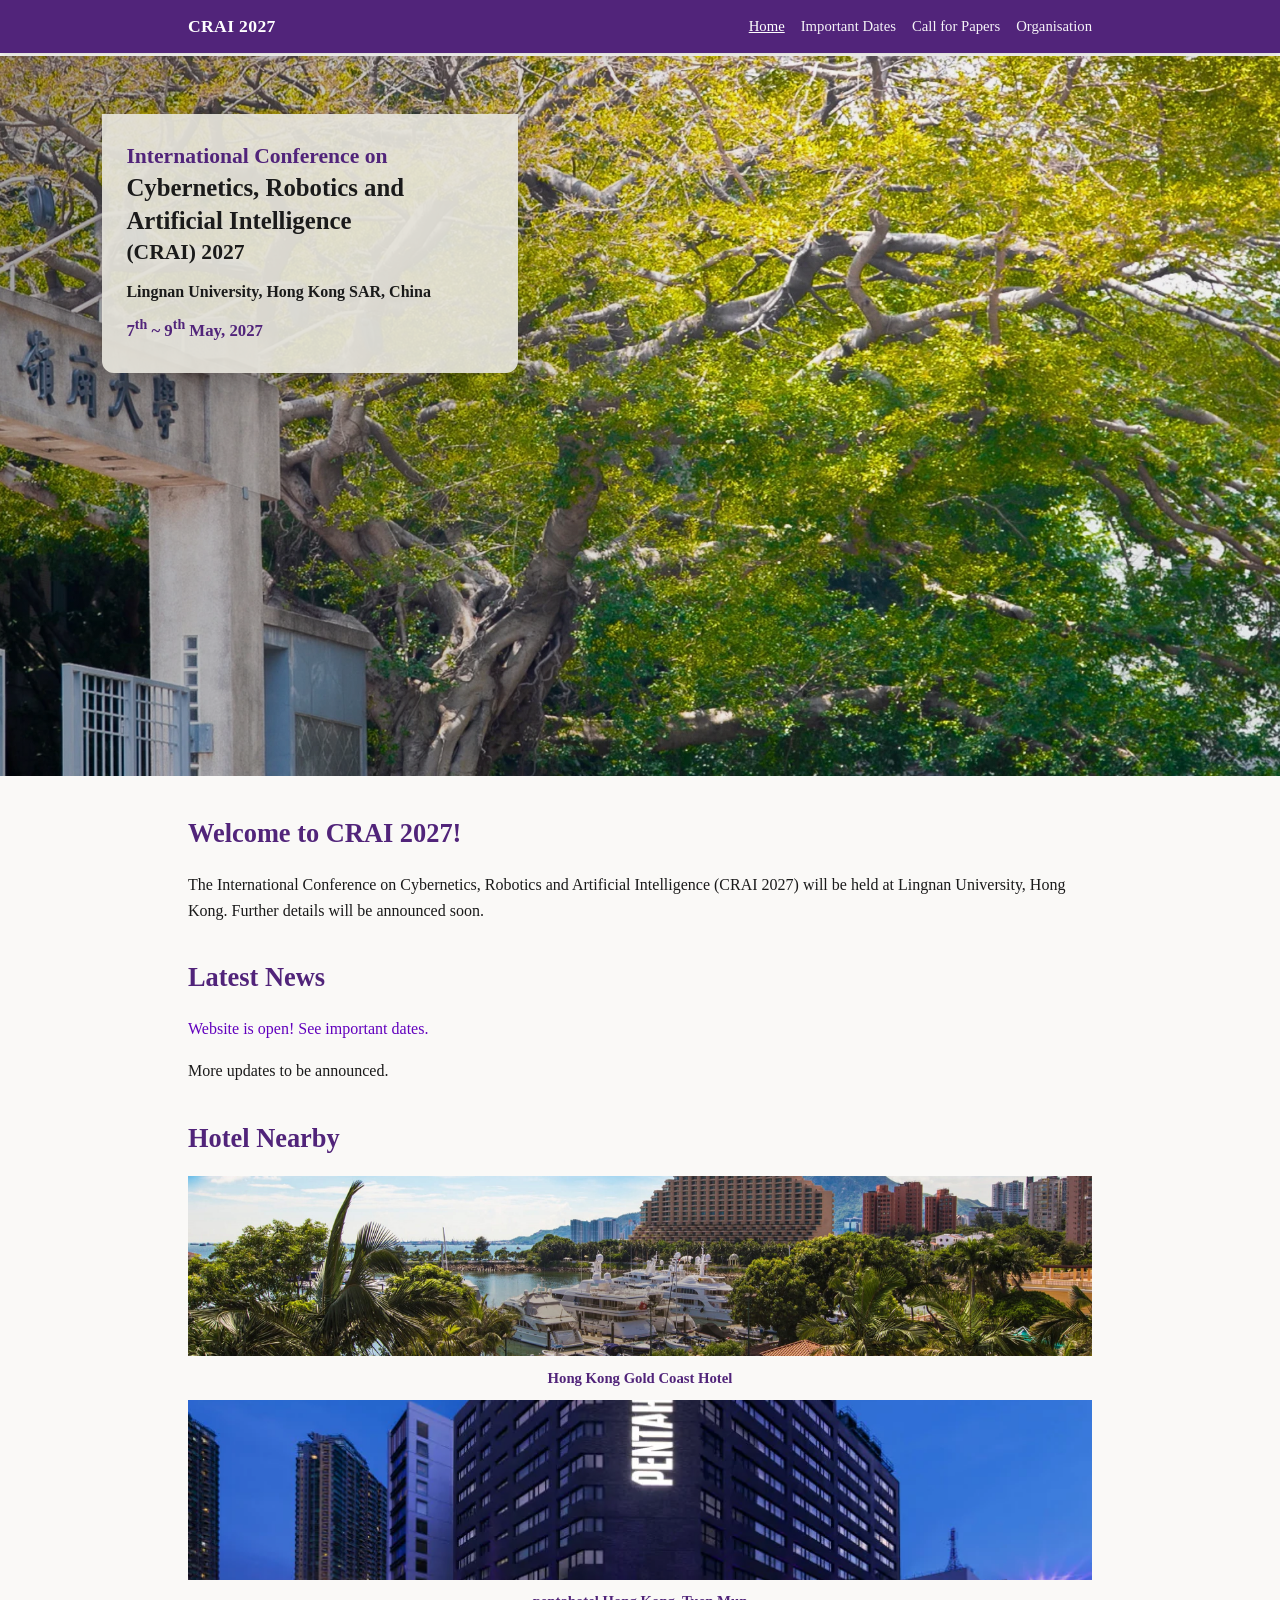
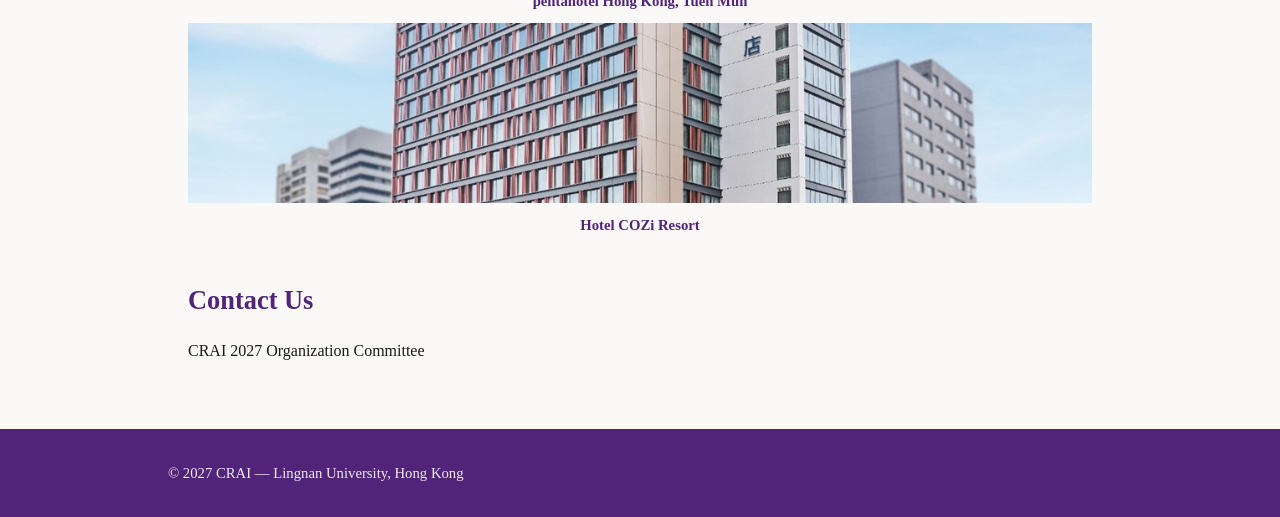
<file: index.html>
<!DOCTYPE html>
<html lang="en">
<head>
  <meta charset="utf-8">
  <meta name="viewport" content="width=device-width, initial-scale=1">
  <title>CRAI 2027 - Lingnan University, Hong Kong</title>
  <link rel="stylesheet" href="css/style.css">
  <meta name="description" content="International Conference on Cybernetics, Robotics and Artificial Intelligence (CRAI) 2027 at Lingnan University, Hong Kong">
</head>
<body>
  <header class="site-header">
    <div class="header-inner">
      <a class="logo" href="index.html">CRAI 2027</a>
      <nav aria-label="Main">
        <ul class="nav-links">
          <li><a href="index.html" data-nav="index.html">Home</a></li>
          <li><a href="important_dates.html" data-nav="important_dates.html">Important Dates</a></li>
          <li><a href="call_for_papers.html" data-nav="call_for_papers.html">Call for Papers</a></li>
          <li><a href="organisation.html" data-nav="organisation.html">Organisation</a></li>
        </ul>
      </nav>
      <button class="menu-toggle" type="button" onclick="toggleMobileNav()" aria-label="Toggle menu">Menu</button>
    </div>
    <nav id="mobile-nav" class="mobile-nav" aria-label="Mobile">
      <a href="index.html" data-nav="index.html">Home</a>
      <a href="important_dates.html" data-nav="important_dates.html">Important Dates</a>
      <a href="call_for_papers.html" data-nav="call_for_papers.html">Call for Papers</a>
      <a href="organisation.html" data-nav="organisation.html">Organisation</a>
    </nav>
  </header>

  <div class="header-spacer"></div>

  <section class="hero">
    <img class="hero-bg" src="images/campus-1.jpg" alt="Lingnan University campus">
    <div class="hero-overlay"></div>
    <div class="hero-card">
      <h1>
        <span class="accent">International Conference on</span><br>
        <span class="title-main">Cybernetics, Robotics and Artificial Intelligence</span><br>
        (CRAI) 2027
      </h1>
      <p class="location">Lingnan University, Hong Kong SAR, China</p>
      <p class="dates">7<sup>th</sup> ~ 9<sup>th</sup> May, 2027</p>
    </div>
  </section>

  <main class="wrapper">
    <h2>Welcome to CRAI 2027!</h2>
    <p class="placeholder">
      The International Conference on Cybernetics, Robotics and Artificial Intelligence (CRAI 2027)
      will be held at Lingnan University, Hong Kong. Further details will be announced soon.
    </p>

    <h2>Latest News</h2>
    <p><a href="important_dates.html">Website is open! See important dates.</a></p>
    <p class="placeholder">More updates to be announced.</p>

    <h2>Hotel Nearby</h2>
    <div class="photo-grid">
      <figure>
        <a href="https://web.sino-hotels.com/en/hk/gold-coast-hotel" target="_blank" rel="noopener">
          <img src="images/gold-coast-hotel.jpg" alt="Hong Kong Gold Coast Hotel">
        </a>
        <figcaption>
          <a href="https://web.sino-hotels.com/en/hk/gold-coast-hotel" target="_blank" rel="noopener">Hong Kong Gold Coast Hotel</a>
        </figcaption>
      </figure>
      <figure>
        <a href="https://www.pentahotels.com/hk/hotels/zhou/hong-kong-tuen-mun" target="_blank" rel="noopener">
          <img src="images/penta-hotel.jpg" alt="pentahotel Hong Kong, Tuen Mun">
        </a>
        <figcaption>
          <a href="https://www.pentahotels.com/hk/hotels/zhou/hong-kong-tuen-mun" target="_blank" rel="noopener">pentahotel Hong Kong, Tuen Mun</a>
        </figcaption>
      </figure>
      <figure>
        <a href="https://www.hotelcozi.com/resort/en-gb/home" target="_blank" rel="noopener">
          <img src="images/cozi-hotel.jpg" alt="Hotel COZi Resort">
        </a>
        <figcaption>
          <a href="https://www.hotelcozi.com/resort/en-gb/home" target="_blank" rel="noopener">Hotel COZi Resort</a>
        </figcaption>
      </figure>
    </div>

    <h2>Contact Us</h2>
    <p class="placeholder">CRAI 2027 Organization Committee</p>
  </main>

  <footer class="site-footer">
    <div class="footer-inner">
      <p>&copy; 2027 CRAI &mdash; Lingnan University, Hong Kong</p>
    </div>
  </footer>

  <script src="js/common.js"></script>
</body>
</html>
</file>
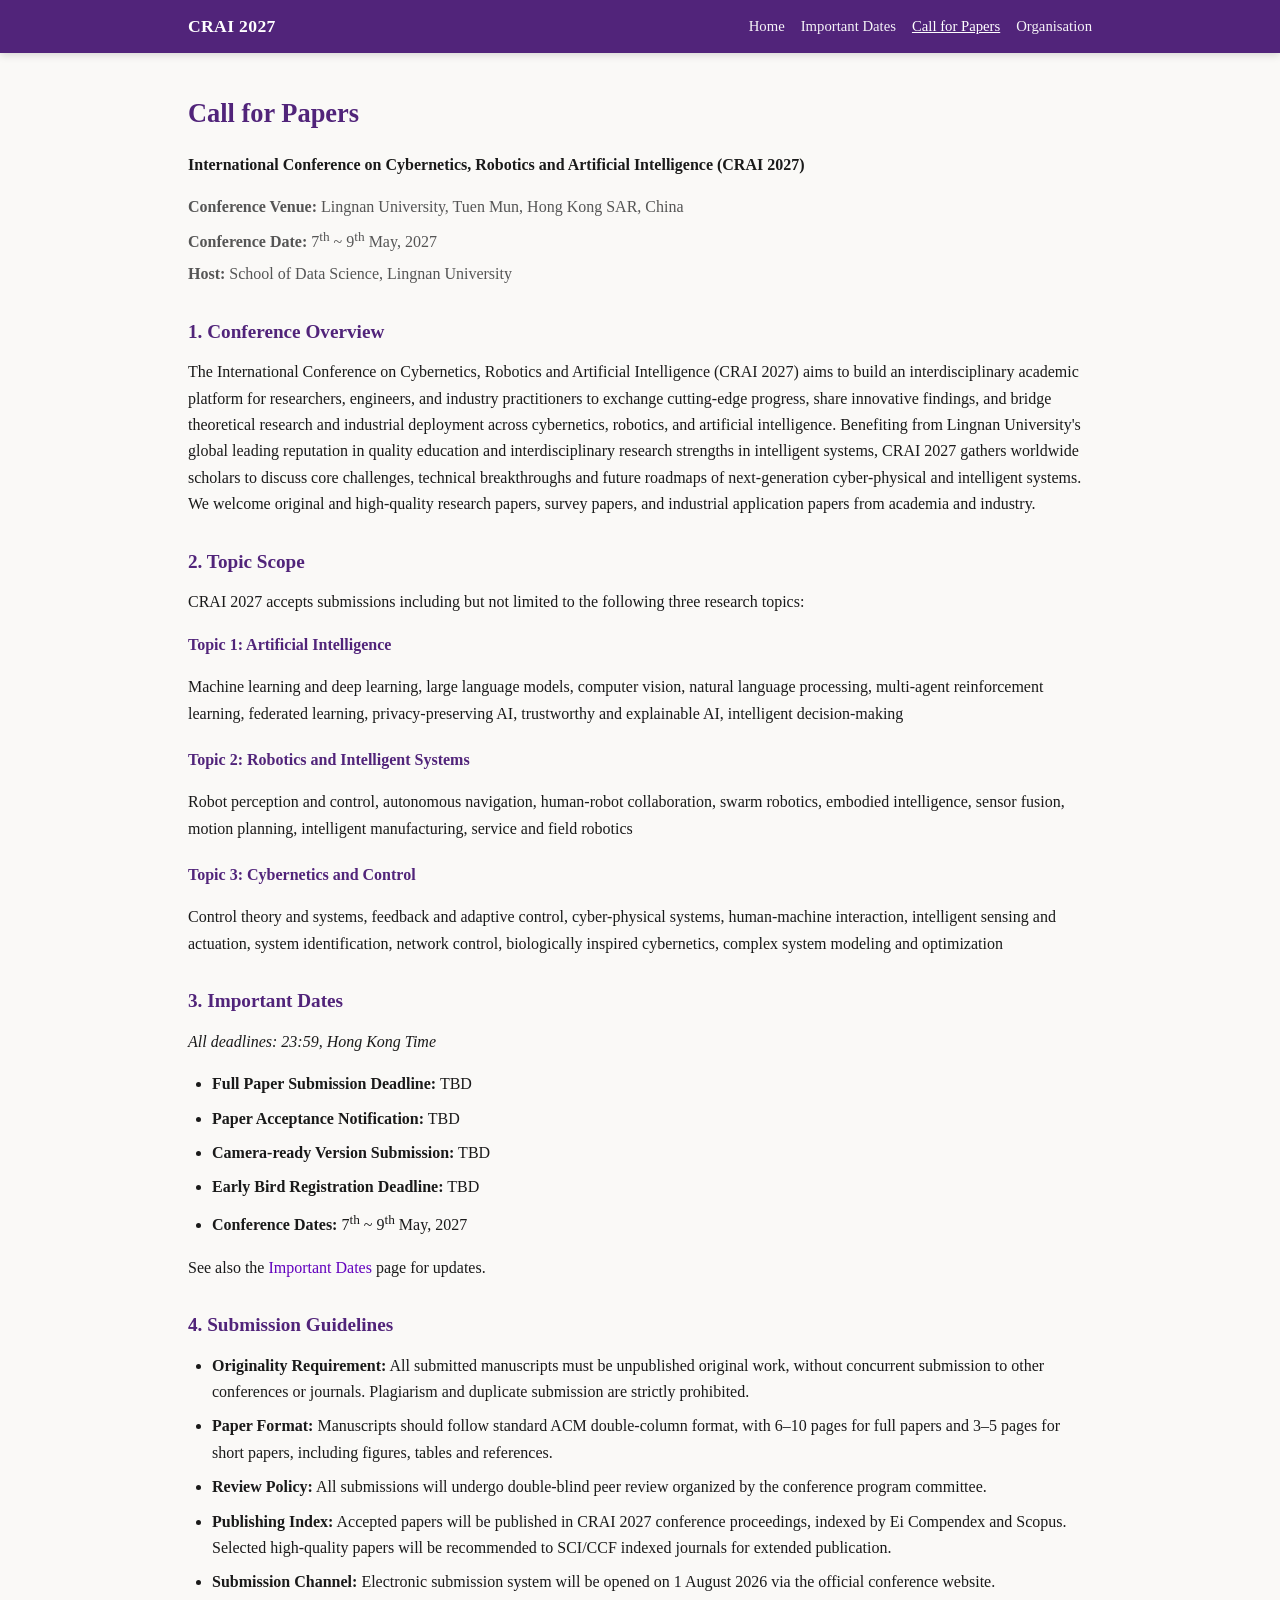
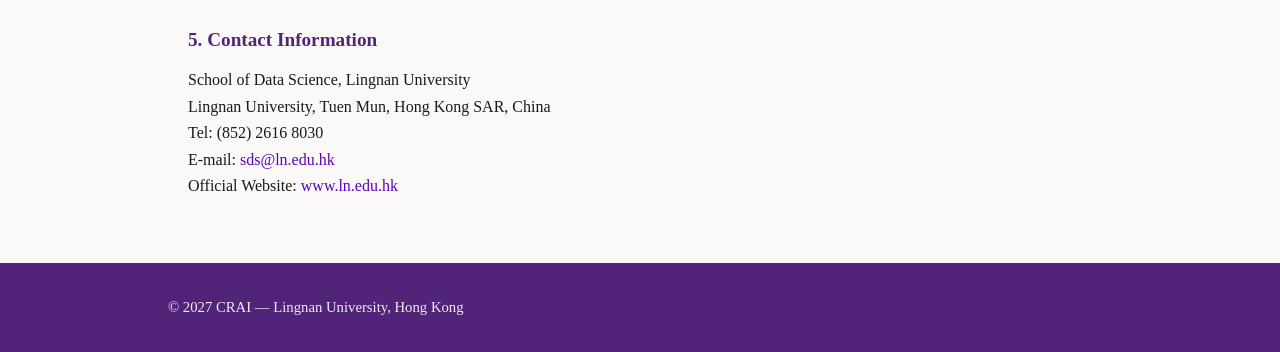
<file: call_for_papers.html>
<!DOCTYPE html>
<html lang="en">
<head>
  <meta charset="utf-8">
  <meta name="viewport" content="width=device-width, initial-scale=1">
  <title>Call for Papers - CRAI 2027</title>
  <link rel="stylesheet" href="css/style.css">
</head>
<body>
  <header class="site-header">
    <div class="header-inner">
      <a class="logo" href="index.html">CRAI 2027</a>
      <nav aria-label="Main">
        <ul class="nav-links">
          <li><a href="index.html" data-nav="index.html">Home</a></li>
          <li><a href="important_dates.html" data-nav="important_dates.html">Important Dates</a></li>
          <li><a href="call_for_papers.html" data-nav="call_for_papers.html">Call for Papers</a></li>
          <li><a href="organisation.html" data-nav="organisation.html">Organisation</a></li>
        </ul>
      </nav>
      <button class="menu-toggle" type="button" onclick="toggleMobileNav()" aria-label="Toggle menu">Menu</button>
    </div>
    <nav id="mobile-nav" class="mobile-nav" aria-label="Mobile">
      <a href="index.html" data-nav="index.html">Home</a>
      <a href="important_dates.html" data-nav="important_dates.html">Important Dates</a>
      <a href="call_for_papers.html" data-nav="call_for_papers.html">Call for Papers</a>
      <a href="organisation.html" data-nav="organisation.html">Organisation</a>
    </nav>
  </header>

  <div class="header-spacer"></div>

  <main class="wrapper">
    <h2>Call for Papers</h2>
    <p><strong>International Conference on Cybernetics, Robotics and Artificial Intelligence (CRAI 2027)</strong></p>

    <div class="cfp-meta">
      <p><strong>Conference Venue:</strong> Lingnan University, Tuen Mun, Hong Kong SAR, China</p>
      <p><strong>Conference Date:</strong> 7<sup>th</sup> ~ 9<sup>th</sup> May, 2027</p>
      <p><strong>Host:</strong> School of Data Science, Lingnan University</p>
    </div>

    <h3>1. Conference Overview</h3>
    <p>
      The International Conference on Cybernetics, Robotics and Artificial Intelligence (CRAI 2027)
      aims to build an interdisciplinary academic platform for researchers, engineers, and industry practitioners to
      exchange cutting-edge progress, share innovative findings, and bridge theoretical research and industrial deployment
      across cybernetics, robotics, and artificial intelligence. Benefiting from Lingnan University's
      global leading reputation in quality education and interdisciplinary research strengths in intelligent systems,
      CRAI 2027 gathers worldwide scholars to discuss core challenges, technical breakthroughs
      and future roadmaps of next-generation cyber-physical and intelligent systems. We welcome original and high-quality research papers,
      survey papers, and industrial application papers from academia and industry.
    </p>

    <h3>2. Topic Scope</h3>
    <p>CRAI 2027 accepts submissions including but not limited to the following three research topics:</p>

    <div class="topic-block">
      <p><strong>Topic 1: Artificial Intelligence</strong></p>
      <p>
        Machine learning and deep learning, large language models, computer vision, natural language processing,
        multi-agent reinforcement learning, federated learning, privacy-preserving AI, trustworthy and explainable AI,
        intelligent decision-making
      </p>
    </div>

    <div class="topic-block">
      <p><strong>Topic 2: Robotics and Intelligent Systems</strong></p>
      <p>
        Robot perception and control, autonomous navigation, human-robot collaboration, swarm robotics,
        embodied intelligence, sensor fusion, motion planning, intelligent manufacturing, service and field robotics
      </p>
    </div>

    <div class="topic-block">
      <p><strong>Topic 3: Cybernetics and Control</strong></p>
      <p>
        Control theory and systems, feedback and adaptive control, cyber-physical systems, human-machine interaction,
        intelligent sensing and actuation, system identification, network control, biologically inspired cybernetics,
        complex system modeling and optimization
      </p>
    </div>

    <h3>3. Important Dates</h3>
    <p><em>All deadlines: 23:59, Hong Kong Time</em></p>
    <ul class="content-list">
      <li><strong>Full Paper Submission Deadline:</strong> TBD</li>
      <li><strong>Paper Acceptance Notification:</strong> TBD</li>
      <li><strong>Camera-ready Version Submission:</strong> TBD</li>
      <li><strong>Early Bird Registration Deadline:</strong> TBD</li>
      <li><strong>Conference Dates:</strong> 7<sup>th</sup> ~ 9<sup>th</sup> May, 2027</li>
    </ul>
    <p>See also the <a href="important_dates.html">Important Dates</a> page for updates.</p>

    <h3>4. Submission Guidelines</h3>
    <ul class="content-list">
      <li>
        <strong>Originality Requirement:</strong> All submitted manuscripts must be unpublished original work, without
        concurrent submission to other conferences or journals. Plagiarism and duplicate submission are strictly prohibited.
      </li>
      <li>
        <strong>Paper Format:</strong> Manuscripts should follow standard ACM double-column format, with 6–10 pages for
        full papers and 3–5 pages for short papers, including figures, tables and references.
      </li>
      <li>
        <strong>Review Policy:</strong> All submissions will undergo double-blind peer review organized by the conference
        program committee.
      </li>
      <li>
        <strong>Publishing Index:</strong> Accepted papers will be published in CRAI 2027 conference proceedings, indexed
        by Ei Compendex and Scopus. Selected high-quality papers will be recommended to SCI/CCF indexed journals for
        extended publication.
      </li>
      <li>
        <strong>Submission Channel:</strong> Electronic submission system will be opened on 1 August 2026 via the official
        conference website.
      </li>
    </ul>

    <h3>5. Contact Information</h3>
    <p>
      School of Data Science, Lingnan University<br>
      Lingnan University, Tuen Mun, Hong Kong SAR, China<br>
      Tel: (852) 2616 8030<br>
      E-mail: <a href="mailto:sds@ln.edu.hk">sds@ln.edu.hk</a><br>
      Official Website: <a href="https://www.ln.edu.hk/" target="_blank" rel="noopener">www.ln.edu.hk</a>
    </p>
  </main>

  <footer class="site-footer">
    <div class="footer-inner">
      <p>&copy; 2027 CRAI &mdash; Lingnan University, Hong Kong</p>
    </div>
  </footer>

  <script src="js/common.js"></script>
</body>
</html>
</file>
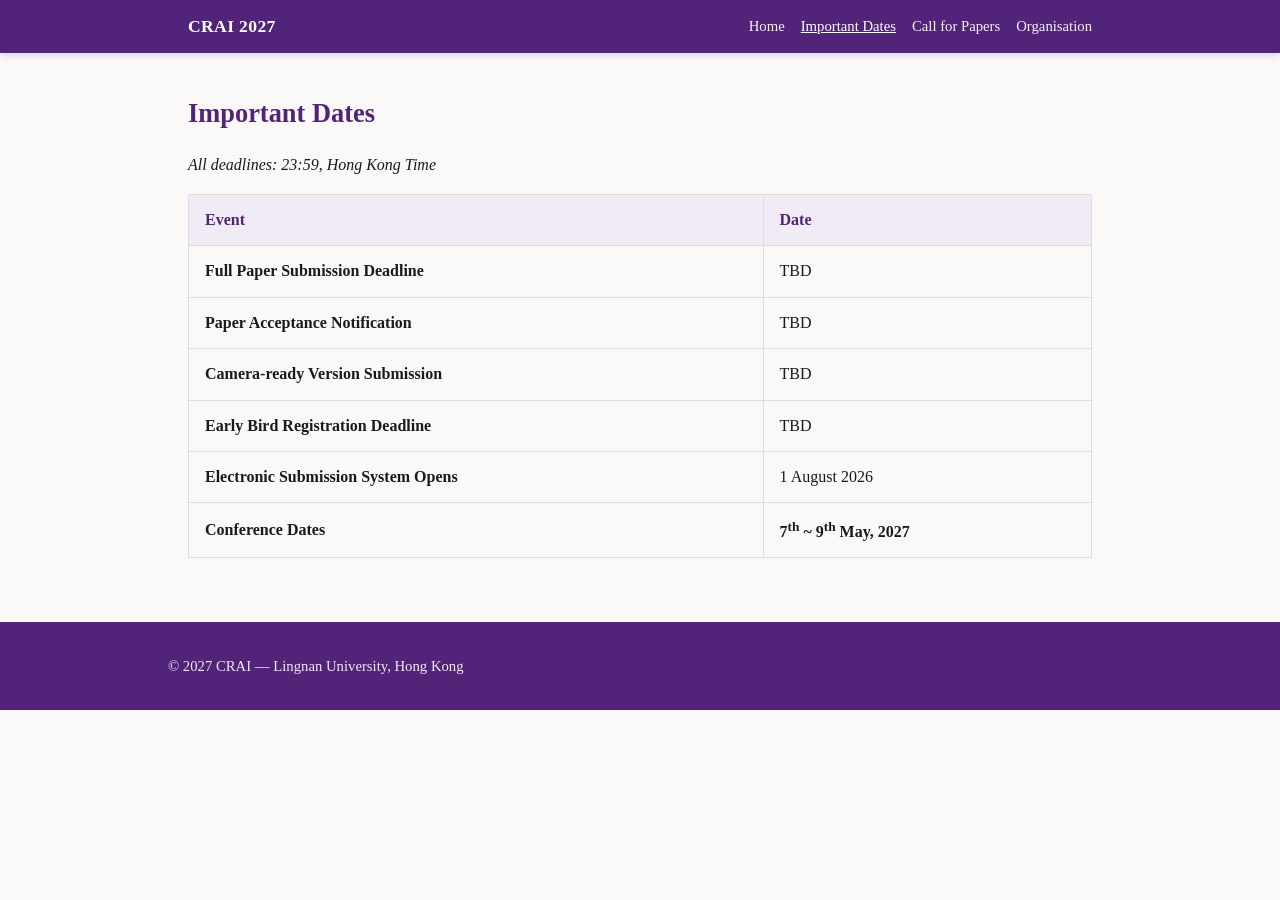
<file: important_dates.html>
<!DOCTYPE html>
<html lang="en">
<head>
  <meta charset="utf-8">
  <meta name="viewport" content="width=device-width, initial-scale=1">
  <title>Important Dates - CRAI 2027</title>
  <link rel="stylesheet" href="css/style.css">
</head>
<body>
  <header class="site-header">
    <div class="header-inner">
      <a class="logo" href="index.html">CRAI 2027</a>
      <nav aria-label="Main">
        <ul class="nav-links">
          <li><a href="index.html" data-nav="index.html">Home</a></li>
          <li><a href="important_dates.html" data-nav="important_dates.html">Important Dates</a></li>
          <li><a href="call_for_papers.html" data-nav="call_for_papers.html">Call for Papers</a></li>
          <li><a href="organisation.html" data-nav="organisation.html">Organisation</a></li>
        </ul>
      </nav>
      <button class="menu-toggle" type="button" onclick="toggleMobileNav()" aria-label="Toggle menu">Menu</button>
    </div>
    <nav id="mobile-nav" class="mobile-nav" aria-label="Mobile">
      <a href="index.html" data-nav="index.html">Home</a>
      <a href="important_dates.html" data-nav="important_dates.html">Important Dates</a>
      <a href="call_for_papers.html" data-nav="call_for_papers.html">Call for Papers</a>
      <a href="organisation.html" data-nav="organisation.html">Organisation</a>
    </nav>
  </header>

  <div class="header-spacer"></div>

  <main class="wrapper">
    <h2>Important Dates</h2>
    <p><em>All deadlines: 23:59, Hong Kong Time</em></p>

    <table class="dates-table">
      <thead>
        <tr>
          <th>Event</th>
          <th>Date</th>
        </tr>
      </thead>
      <tbody>
        <tr>
          <td><strong>Full Paper Submission Deadline</strong></td>
          <td class="placeholder">TBD</td>
        </tr>
        <tr>
          <td><strong>Paper Acceptance Notification</strong></td>
          <td class="placeholder">TBD</td>
        </tr>
        <tr>
          <td><strong>Camera-ready Version Submission</strong></td>
          <td class="placeholder">TBD</td>
        </tr>
        <tr>
          <td><strong>Early Bird Registration Deadline</strong></td>
          <td class="placeholder">TBD</td>
        </tr>
        <tr>
          <td><strong>Electronic Submission System Opens</strong></td>
          <td>1 August 2026</td>
        </tr>
        <tr>
          <td><strong>Conference Dates</strong></td>
          <td><strong>7<sup>th</sup> ~ 9<sup>th</sup> May, 2027</strong></td>
        </tr>
      </tbody>
    </table>
  </main>

  <footer class="site-footer">
    <div class="footer-inner">
      <p>&copy; 2027 CRAI &mdash; Lingnan University, Hong Kong</p>
    </div>
  </footer>

  <script src="js/common.js"></script>
</body>
</html>
</file>
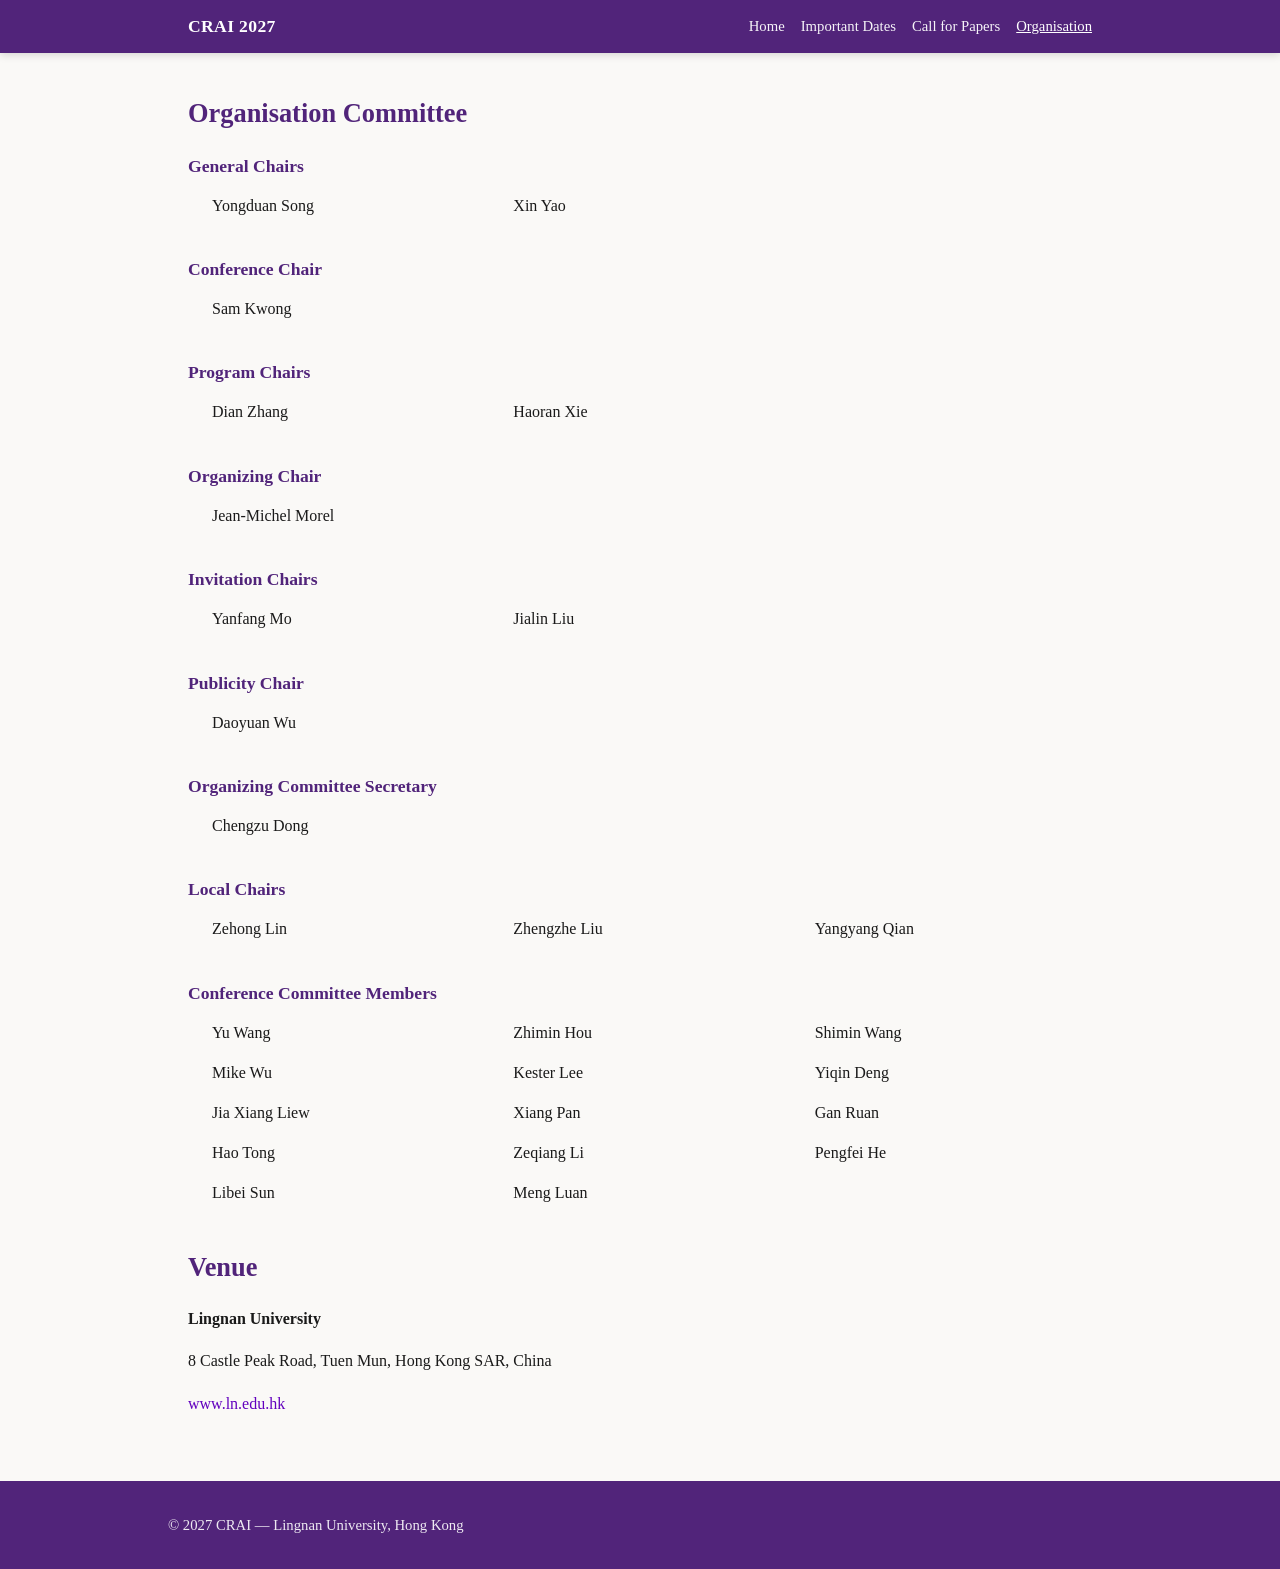
<file: organisation.html>
<!DOCTYPE html>
<html lang="en">
<head>
  <meta charset="utf-8">
  <meta name="viewport" content="width=device-width, initial-scale=1">
  <title>Organisation - CRAI 2027</title>
  <link rel="stylesheet" href="css/style.css">
</head>
<body>
  <header class="site-header">
    <div class="header-inner">
      <a class="logo" href="index.html">CRAI 2027</a>
      <nav aria-label="Main">
        <ul class="nav-links">
          <li><a href="index.html" data-nav="index.html">Home</a></li>
          <li><a href="important_dates.html" data-nav="important_dates.html">Important Dates</a></li>
          <li><a href="call_for_papers.html" data-nav="call_for_papers.html">Call for Papers</a></li>
          <li><a href="organisation.html" data-nav="organisation.html">Organisation</a></li>
        </ul>
      </nav>
      <button class="menu-toggle" type="button" onclick="toggleMobileNav()" aria-label="Toggle menu">Menu</button>
    </div>
    <nav id="mobile-nav" class="mobile-nav" aria-label="Mobile">
      <a href="index.html" data-nav="index.html">Home</a>
      <a href="important_dates.html" data-nav="important_dates.html">Important Dates</a>
      <a href="call_for_papers.html" data-nav="call_for_papers.html">Call for Papers</a>
      <a href="organisation.html" data-nav="organisation.html">Organisation</a>
    </nav>
  </header>

  <div class="header-spacer"></div>

  <main class="wrapper">
    <h2>Organisation Committee</h2>

    <div class="committee-section">
      <h3>General Chairs</h3>
      <ul class="committee-list">
        <li>Yongduan Song</li>
        <li>Xin Yao</li>
      </ul>
    </div>

    <div class="committee-section">
      <h3>Conference Chair</h3>
      <ul class="committee-list">
        <li>Sam Kwong</li>
      </ul>
    </div>

    <div class="committee-section">
      <h3>Program Chairs</h3>
      <ul class="committee-list">
        <li>Dian Zhang</li>
        <li>Haoran Xie</li>
      </ul>
    </div>

    <div class="committee-section">
      <h3>Organizing Chair</h3>
      <ul class="committee-list">
        <li>Jean-Michel Morel</li>
      </ul>
    </div>

    <div class="committee-section">
      <h3>Invitation Chairs</h3>
      <ul class="committee-list">
        <li>Yanfang Mo</li>
        <li>Jialin Liu</li>
      </ul>
    </div>

    <div class="committee-section">
      <h3>Publicity Chair</h3>
      <ul class="committee-list">
        <li>Daoyuan Wu</li>
      </ul>
    </div>

    <div class="committee-section">
      <h3>Organizing Committee Secretary</h3>
      <ul class="committee-list">
        <li>Chengzu Dong</li>
      </ul>
    </div>

    <div class="committee-section">
      <h3>Local Chairs</h3>
      <ul class="committee-list">
        <li>Zehong Lin</li>
        <li>Zhengzhe Liu</li>
        <li>Yangyang Qian</li>
      </ul>
    </div>

    <div class="committee-section">
      <h3>Conference Committee Members</h3>
      <ul class="committee-list">
        <li>Yu Wang</li>
        <li>Zhimin Hou</li>
        <li>Shimin Wang</li>
        <li>Mike Wu</li>
        <li>Kester Lee</li>
        <li>Yiqin Deng</li>
        <li>Jia Xiang Liew</li>
        <li>Xiang Pan</li>
        <li>Gan Ruan</li>
        <li>Hao Tong</li>
        <li>Zeqiang Li</li>
        <li>Pengfei He</li>
        <li>Libei Sun</li>
        <li>Meng Luan</li>
      </ul>
    </div>

    <h2>Venue</h2>
    <p><strong>Lingnan University</strong></p>
    <p>8 Castle Peak Road, Tuen Mun, Hong Kong SAR, China</p>
    <p><a href="https://www.ln.edu.hk/" target="_blank" rel="noopener">www.ln.edu.hk</a></p>
  </main>

  <footer class="site-footer">
    <div class="footer-inner">
      <p>&copy; 2027 CRAI &mdash; Lingnan University, Hong Kong</p>
    </div>
  </footer>

  <script src="js/common.js"></script>
</body>
</html>
</file>
<file: css/style.css>
:root {
  --purple: #51247a;
  --purple-light: #6200be;
  --cream: rgba(230, 228, 220, 0.92);
  --text: #1a1a1a;
  --muted: #555;
}

* {
  box-sizing: border-box;
  margin: 0;
  padding: 0;
}

body {
  font-family: Georgia, "Times New Roman", serif;
  color: var(--text);
  line-height: 1.65;
  background: #faf9f7;
}

a {
  color: var(--purple-light);
  text-decoration: none;
}

a:hover {
  text-decoration: underline;
}

/* Header */
.site-header {
  position: fixed;
  top: 0;
  left: 0;
  right: 0;
  z-index: 100;
  background: var(--purple);
  color: #fff;
  box-shadow: 0 2px 8px rgba(0, 0, 0, 0.15);
}

.header-inner {
  max-width: 59rem;
  margin: 0 auto;
  padding: 0.75rem 1.25rem;
  display: flex;
  align-items: center;
  justify-content: space-between;
  gap: 1rem;
}

.logo {
  font-weight: 800;
  font-size: 1.1rem;
  letter-spacing: 0.02em;
  color: #fff;
}

.logo:hover {
  text-decoration: none;
  opacity: 0.9;
}

.nav-links {
  display: flex;
  flex-wrap: wrap;
  gap: 0.25rem 1rem;
  list-style: none;
  font-size: 0.92rem;
}

.nav-links a {
  color: #fff;
  opacity: 0.95;
}

.nav-links a:hover,
.nav-links a.active {
  opacity: 1;
  text-decoration: underline;
}

.menu-toggle {
  display: none;
  background: none;
  border: 1px solid rgba(255, 255, 255, 0.5);
  color: #fff;
  padding: 0.35rem 0.65rem;
  border-radius: 4px;
  cursor: pointer;
}

.mobile-nav {
  display: none;
  background: #3d1a5c;
  padding: 0.75rem 1.25rem 1rem;
}

.mobile-nav a {
  display: block;
  color: #fff;
  padding: 0.4rem 0;
}

.header-spacer {
  height: 3.5rem;
}

/* Hero */
.hero {
  position: relative;
  min-height: min(calc(100vw * 9 / 16), 85vh);
  max-height: 90vh;
  overflow: hidden;
}

.hero-bg {
  position: absolute;
  inset: 0;
  width: 100%;
  height: 100%;
  object-fit: cover;
  z-index: 0;
}

.hero-overlay {
  position: absolute;
  inset: 0;
  background: linear-gradient(90deg, rgba(0, 0, 0, 0.35) 0%, rgba(0, 0, 0, 0.05) 60%);
  z-index: 1;
}

.hero-card {
  position: absolute;
  top: 8%;
  left: 8%;
  z-index: 2;
  max-width: 26rem;
  padding: 1.75rem 1.5rem;
  background: var(--cream);
  border-radius: 0 0 0.75rem 0.75rem;
  box-shadow: 0 8px 24px rgba(0, 0, 0, 0.2);
}

.hero-card h1 {
  font-size: 1.35rem;
  line-height: 1.35;
  font-weight: 800;
  margin-bottom: 0.75rem;
}

.hero-card h1 .accent {
  color: var(--purple);
}

.hero-card h1 .title-main {
  font-size: 1.55rem;
}

.hero-card .location {
  font-weight: 600;
  margin-bottom: 0.5rem;
}

.hero-card .dates {
  color: var(--purple);
  font-weight: 700;
  font-size: 1.05rem;
}

/* Content */
.wrapper {
  max-width: 59rem;
  margin: 0 auto;
  padding: 2.25rem 1.25rem 3rem;
}

.wrapper h2 {
  color: var(--purple);
  font-size: 1.65rem;
  font-weight: 800;
  margin: 2rem 0 1rem;
}

.wrapper h2:first-child {
  margin-top: 0;
}

.wrapper p,
.wrapper li {
  margin-bottom: 1rem;
}

.wrapper h3 {
  color: var(--purple);
  font-size: 1.2rem;
  font-weight: 700;
  margin: 1.75rem 0 0.75rem;
}

.wrapper ul {
  padding-left: 1.5rem;
  margin-bottom: 1rem;
}

.wrapper ul li {
  margin-bottom: 0.5rem;
}

.cfp-meta {
  margin-bottom: 1.5rem;
  color: var(--muted);
}

.cfp-meta p {
  margin-bottom: 0.35rem;
}

.topic-block {
  margin-bottom: 1.25rem;
}

.topic-block strong {
  color: var(--purple);
}

.content-list li {
  list-style: disc;
}

.committee-section {
  margin-bottom: 1.75rem;
}

.committee-section h3 {
  margin-top: 0;
  margin-bottom: 0.75rem;
  font-size: 1.1rem;
}

.committee-list {
  list-style: none;
  padding-left: 0;
  display: grid;
  grid-template-columns: repeat(auto-fill, minmax(220px, 1fr));
  gap: 0.35rem 1.5rem;
}

.committee-list li {
  margin-bottom: 0.25rem;
}

  display: grid;
  grid-template-columns: repeat(auto-fit, minmax(240px, 1fr));
  gap: 1rem;
  margin: 1.5rem 0;
}

.photo-grid figure {
  margin: 0;
  border-radius: 8px;
  overflow: hidden;
  box-shadow: 0 4px 12px rgba(0, 0, 0, 0.1);
  background: #fff;
  transition: transform 0.2s ease, box-shadow 0.2s ease;
}

.photo-grid figure:hover {
  transform: translateY(-2px);
  box-shadow: 0 8px 20px rgba(0, 0, 0, 0.15);
}

.photo-grid a {
  display: block;
  text-decoration: none;
}

.photo-grid a:hover {
  text-decoration: none;
}

.photo-grid img {
  width: 100%;
  height: 180px;
  object-fit: cover;
  display: block;
  transition: opacity 0.2s ease;
}

.photo-grid figure:hover img {
  opacity: 0.92;
}

.photo-grid figcaption {
  padding: 0.6rem 0.75rem;
  font-size: 0.92rem;
  font-weight: 600;
  text-align: center;
}

.photo-grid figcaption a {
  color: var(--purple);
}

table.dates-table {
  width: 100%;
  border-collapse: collapse;
  margin: 1rem 0;
}

table.dates-table th,
table.dates-table td {
  border: 1px solid #ddd;
  padding: 0.75rem 1rem;
  text-align: left;
}

table.dates-table th {
  background: #f0ebf5;
  color: var(--purple);
}

/* Footer */
.site-footer {
  background: var(--purple);
  color: rgba(255, 255, 255, 0.9);
  padding: 2rem 1.25rem;
  margin-top: auto;
}

.footer-inner {
  max-width: 59rem;
  margin: 0 auto;
  font-size: 0.92rem;
}

.site-footer a {
  color: #fff;
}

@media (max-width: 768px) {
  .nav-links {
    display: none;
  }

  .menu-toggle {
    display: block;
  }

  .mobile-nav.open {
    display: block;
  }

  .hero-card {
    position: relative;
    left: auto;
    top: auto;
    max-width: none;
    margin: 0;
    border-radius: 0;
  }

  .hero {
    display: flex;
    flex-direction: column;
    min-height: auto;
    max-height: none;
  }

  .hero-bg-wrap {
    order: 2;
    height: 220px;
    position: relative;
    overflow: hidden;
  }

  .hero-bg-wrap .hero-bg {
    position: absolute;
  }

  .hero-overlay {
    display: none;
  }
}
</file>
